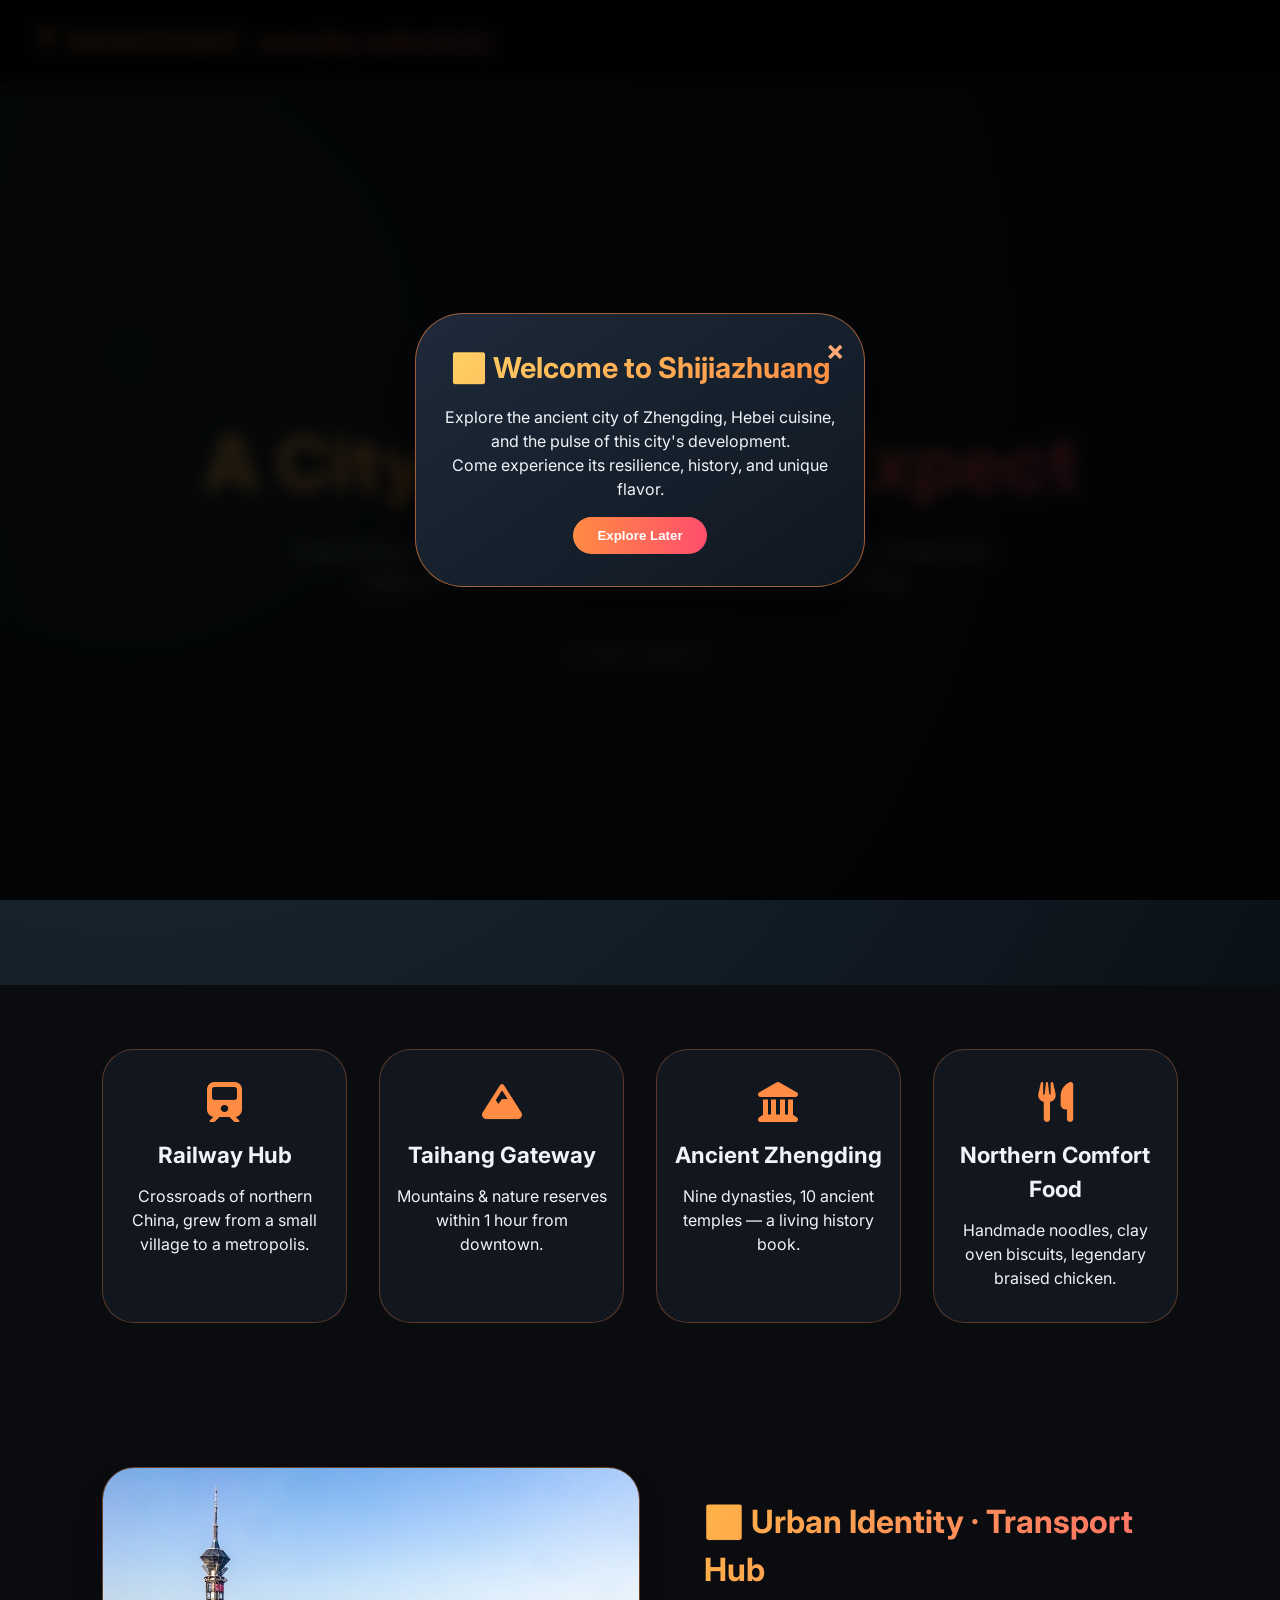
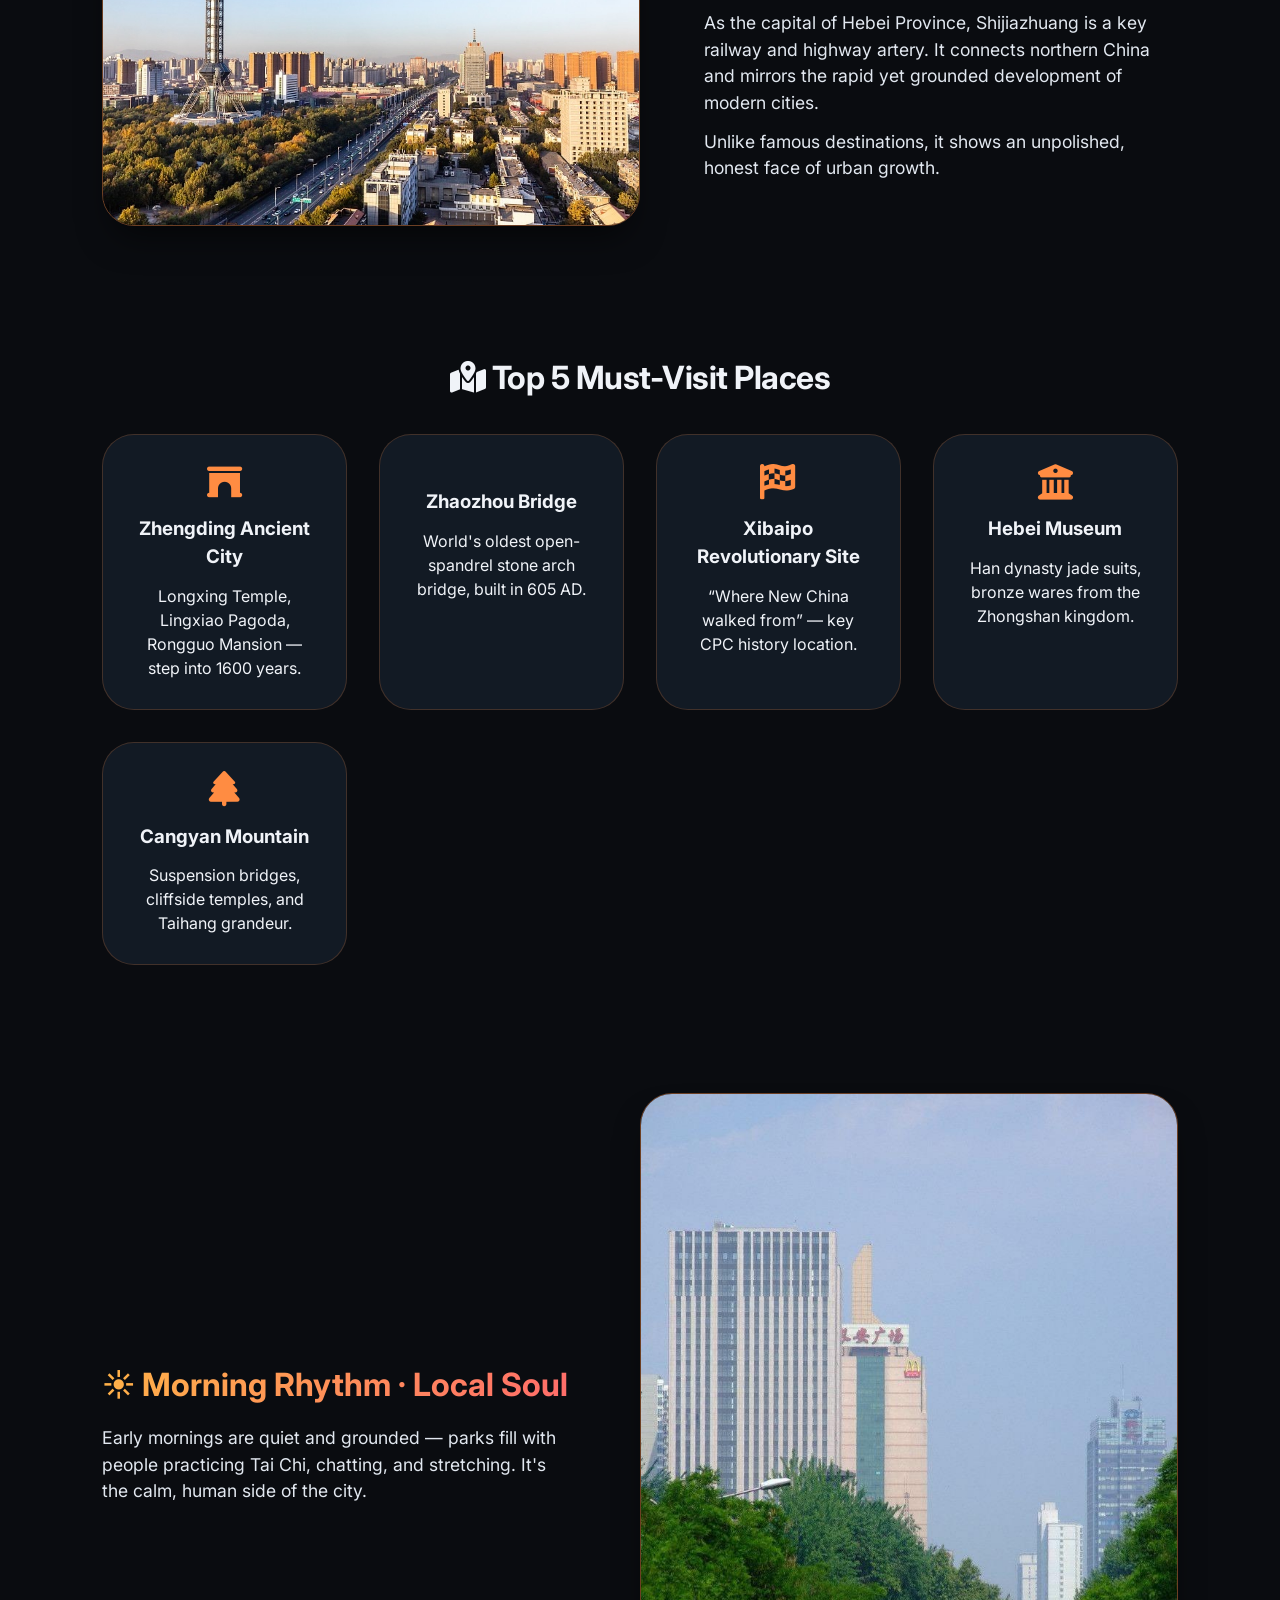
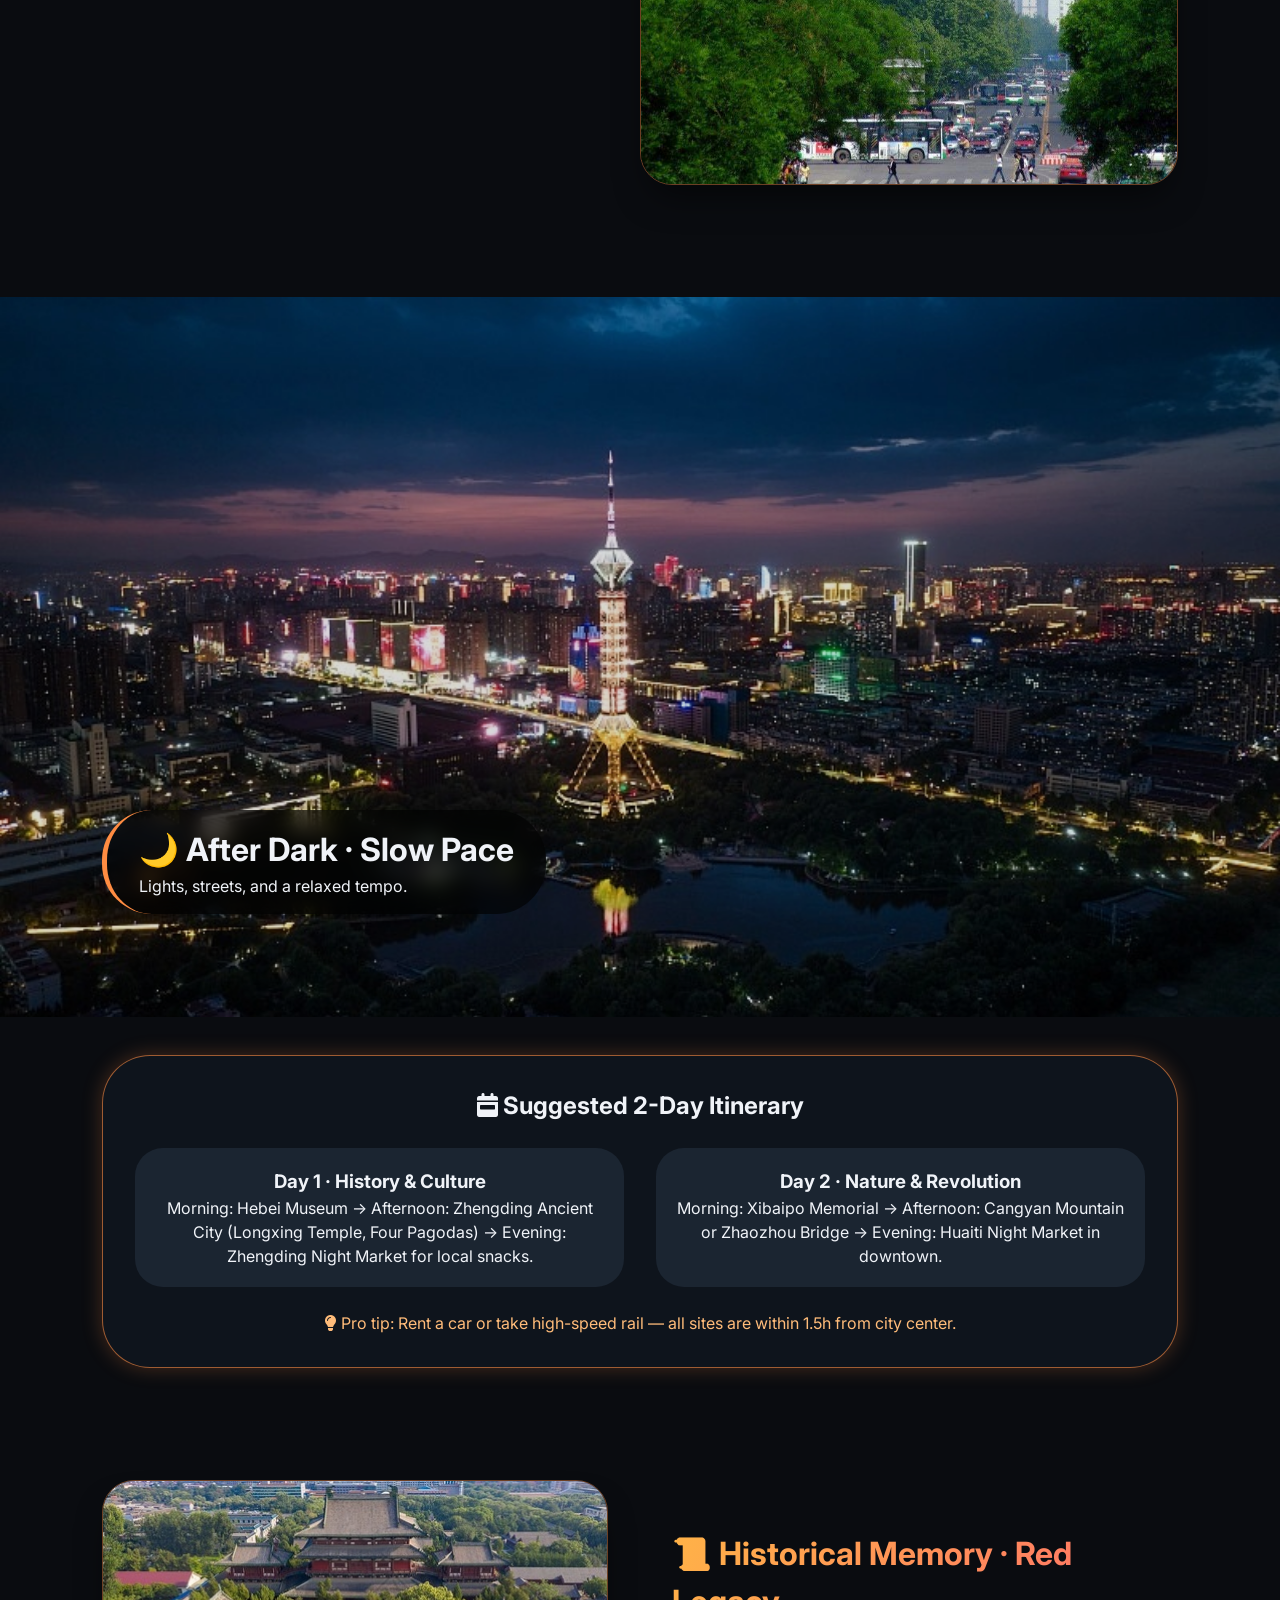
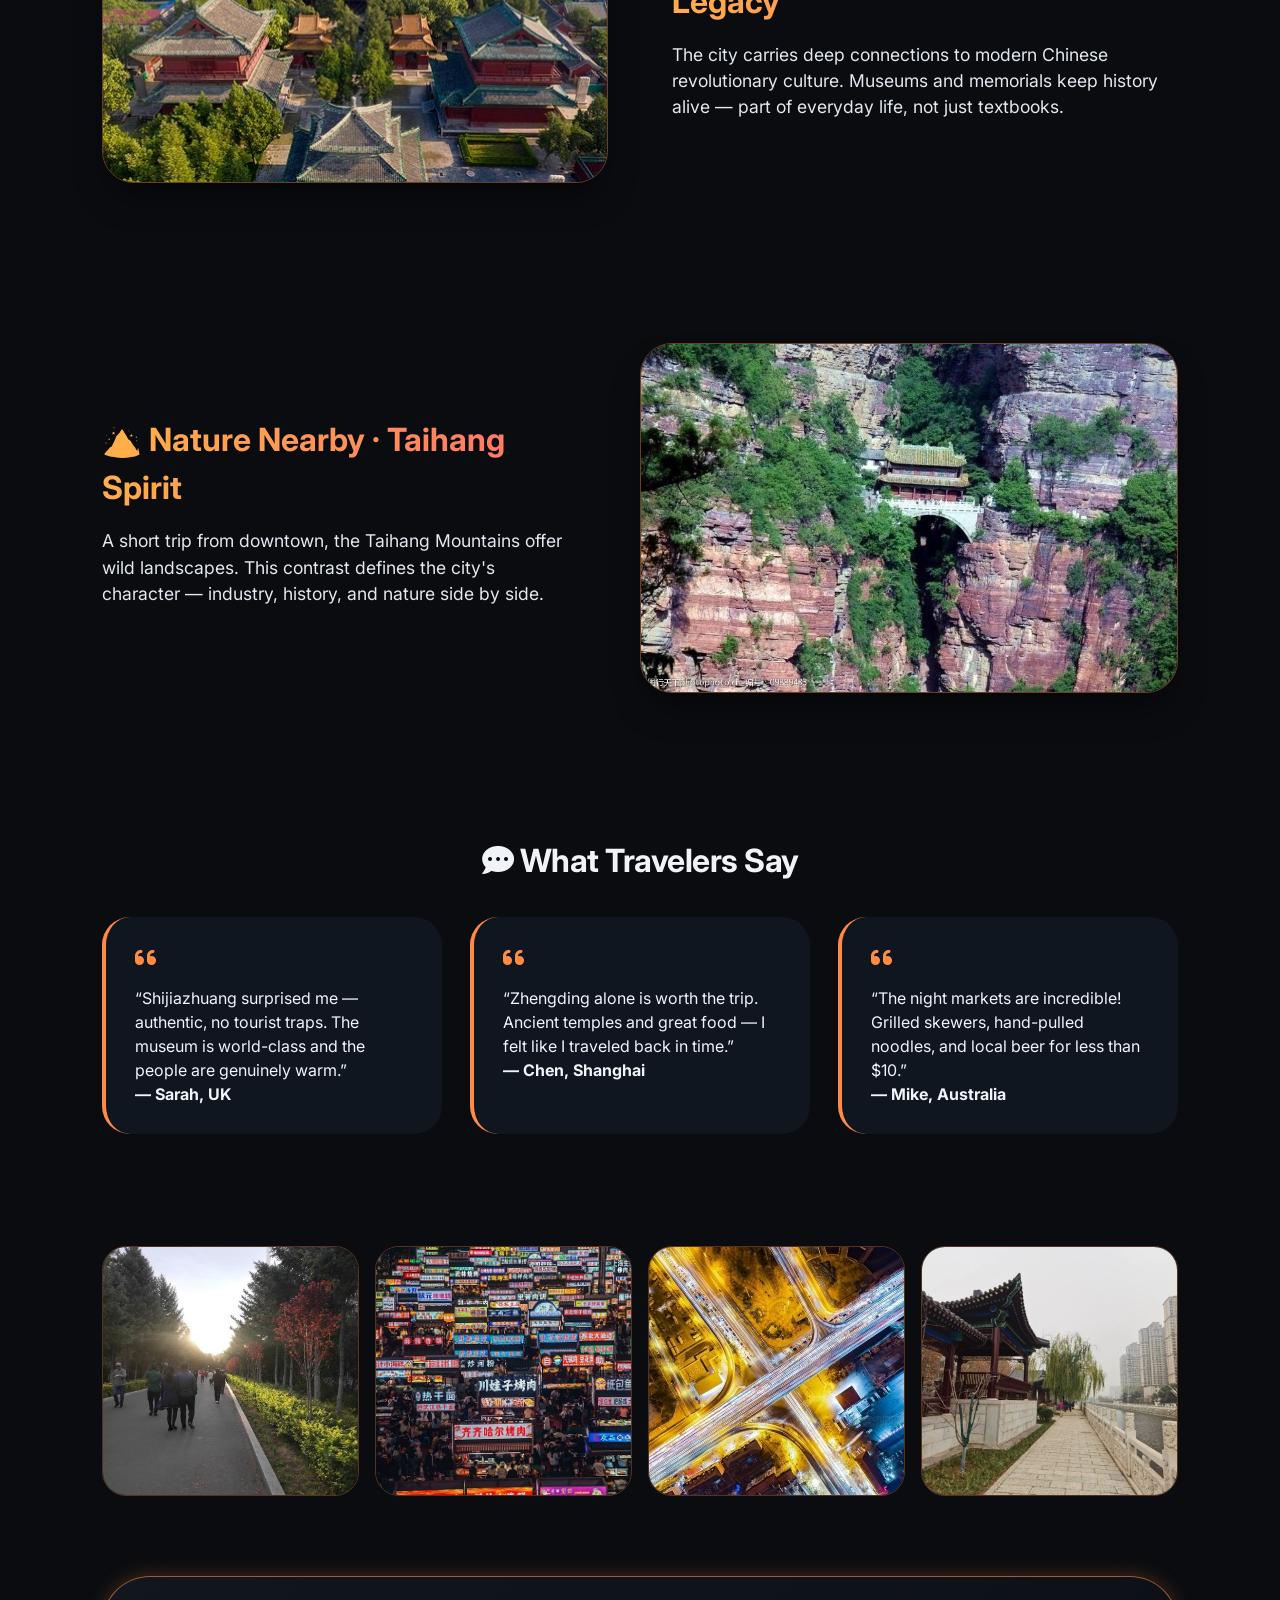
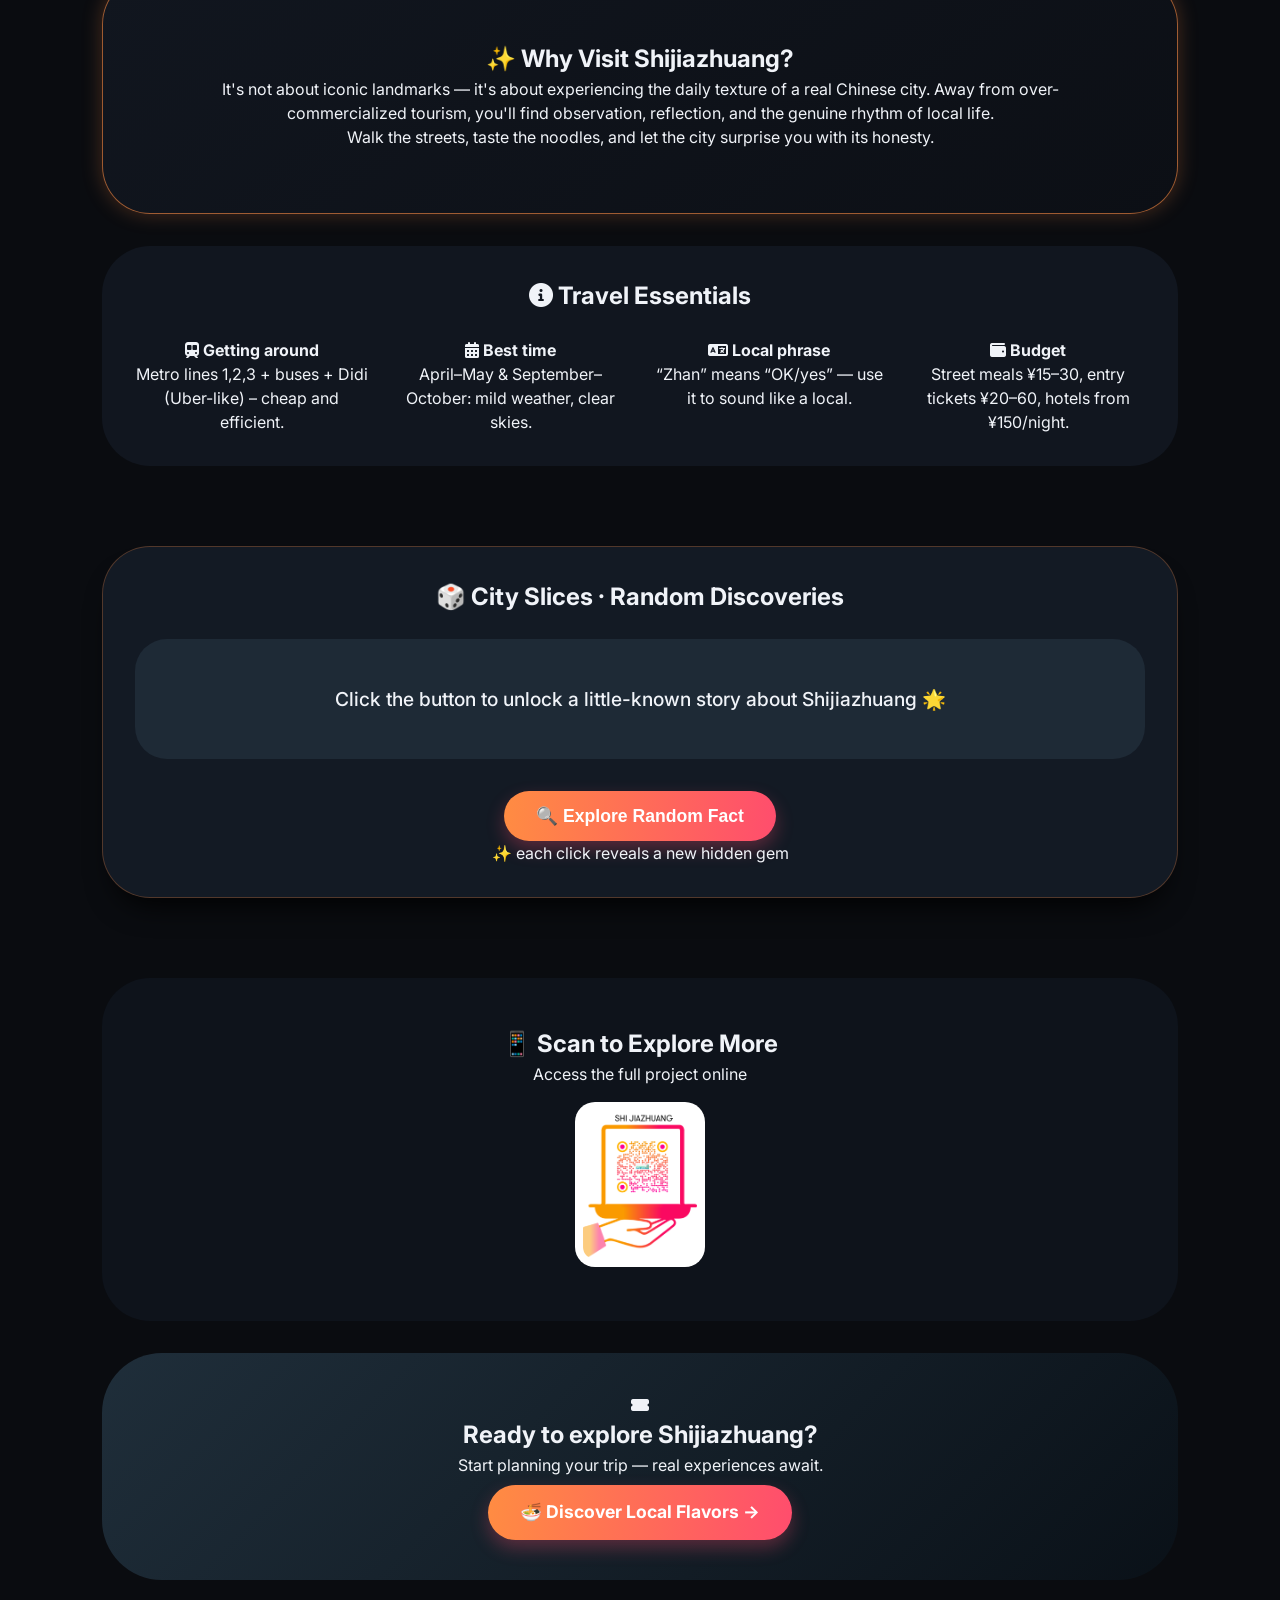
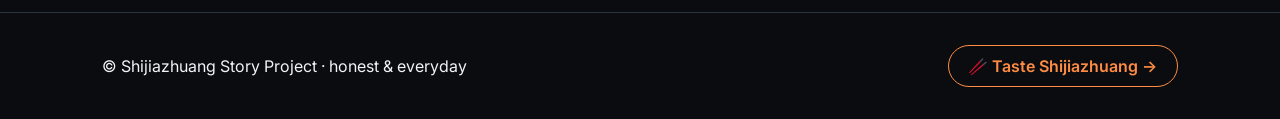
<file: index.html>
<!DOCTYPE html>
<html lang="en">
<head>
  <meta charset="UTF-8">
  <meta name="viewport" content="width=device-width, initial-scale=1.0">
  <title>Shijiazhuang · Real Urban Stories | Travel Guide</title>
  <link rel="stylesheet" href="style.css">
  <link href="https://fonts.googleapis.com/css2?family=Inter:opsz,wght@14..32,300;14..32,400;14..32,600;14..32,700;14..32,800&display=swap" rel="stylesheet">
  <link rel="stylesheet" href="https://cdnjs.cloudflare.com/ajax/libs/font-awesome/6.0.0-beta3/css/all.min.css">
<!-- Google tag (gtag.js) -->
<script async src="https://www.googletagmanager.com/gtag/js?id=G-N5JSNS0Y4F"></script>
<script>
  window.dataLayer = window.dataLayer || [];
  function gtag(){dataLayer.push(arguments);}
  gtag('js', new Date());

  gtag('config', 'G-N5JSNS0Y4F');
</script>
</head>
<body>

<header class="nav-minimal">
  <h2>📍 SHIJIAZHUANG · everyday authenticity</h2>
</header>

<!-- INTRO with vibrant gradient -->
<section class="intro gradient-bg">
  <h1>A City You Didn’t Expect</h1>
  <p>Shijiazhuang isn’t a glossy tourist magnet — and that’s exactly why it feels real.<br>Daily life, movement, and the honest rhythm of modern China.</p>
  <div class="scroll-hint">↓ scroll to explore ↓</div>
</section>

<!-- NEW: City Highlights Cards -->
<section class="stats-grid">
  <div class="stat-card">
    <i class="fas fa-train"></i>
    <h3>Railway Hub</h3>
    <p>Crossroads of northern China, grew from a small village to a metropolis.</p>
  </div>
  <div class="stat-card">
    <i class="fas fa-mountain"></i>
    <h3>Taihang Gateway</h3>
    <p>Mountains & nature reserves within 1 hour from downtown.</p>
  </div>
  <div class="stat-card">
    <i class="fas fa-landmark"></i>
    <h3>Ancient Zhengding</h3>
    <p>Nine dynasties, 10 ancient temples — a living history book.</p>
  </div>
  <div class="stat-card">
    <i class="fas fa-utensils"></i>
    <h3>Northern Comfort Food</h3>
    <p>Handmade noodles, clay oven biscuits, legendary braised chicken.</p>
  </div>
</section>

<!-- STORY 1 -->
<section class="story">
  <img src="images/city.jpg" alt="Urban landscape of Shijiazhuang">
  <div class="text">
    <h2>🌆 Urban Identity · Transport Hub</h2>
    <p>As the capital of Hebei Province, Shijiazhuang is a key railway and highway artery. It connects northern China and mirrors the rapid yet grounded development of modern cities.</p>
    <p>Unlike famous destinations, it shows an unpolished, honest face of urban growth.</p>
  </div>
</section>

<!-- NEW: Top Attractions Grid (no extra images, uses icons) -->
<section class="featured-attractions">
  <h2 class="section-title"><i class="fas fa-map-marked-alt"></i> Top 5 Must-Visit Places</h2>
  <div class="attractions-grid">
    <div class="attraction-card"><i class="fas fa-archway"></i><h3>Zhengding Ancient City</h3><p>Longxing Temple, Lingxiao Pagoda, Rongguo Mansion — step into 1600 years.</p></div>
    <div class="attraction-card"><i class="fas fa-bridge"></i><h3>Zhaozhou Bridge</h3><p>World's oldest open-spandrel stone arch bridge, built in 605 AD.</p></div>
    <div class="attraction-card"><i class="fas fa-flag-checkered"></i><h3>Xibaipo Revolutionary Site</h3><p>“Where New China walked from” — key CPC history location.</p></div>
    <div class="attraction-card"><i class="fas fa-museum"></i><h3>Hebei Museum</h3><p>Han dynasty jade suits, bronze wares from the Zhongshan kingdom.</p></div>
    <div class="attraction-card"><i class="fas fa-tree"></i><h3>Cangyan Mountain</h3><p>Suspension bridges, cliffside temples, and Taihang grandeur.</p></div>
  </div>
</section>

<!-- STORY 2 -->
<section class="story reverse">
  <img src="images/morning.jpg" alt="Morning life in park">
  <div class="text">
    <h2>☀️ Morning Rhythm · Local Soul</h2>
    <p>Early mornings are quiet and grounded — parks fill with people practicing Tai Chi, chatting, and stretching. It's the calm, human side of the city.</p>
  </div>
</section>

<!-- FULL IMAGE with overlay -->
<section class="full-image">
  <img src="images/night.jpg" alt="Night streetscape">
  <div class="overlay-text">
    <h2>🌙 After Dark · Slow Pace</h2>
    <p>Lights, streets, and a relaxed tempo.</p>
  </div>
</section>

<!-- NEW: Sample Itinerary -->
<section class="itinerary card-glow">
  <h2><i class="fas fa-calendar-week"></i> Suggested 2-Day Itinerary</h2>
  <div class="itinerary-grid">
    <div class="day"><h3>Day 1 · History & Culture</h3><p>Morning: Hebei Museum → Afternoon: Zhengding Ancient City (Longxing Temple, Four Pagodas) → Evening: Zhengding Night Market for local snacks.</p></div>
    <div class="day"><h3>Day 2 · Nature & Revolution</h3><p>Morning: Xibaipo Memorial → Afternoon: Cangyan Mountain or Zhaozhou Bridge → Evening: Huaiti Night Market in downtown.</p></div>
  </div>
  <p class="tip"><i class="fas fa-lightbulb"></i> Pro tip: Rent a car or take high-speed rail — all sites are within 1.5h from city center.</p>
</section>

<!-- STORY 3 -->
<section class="story">
  <img src="images/history.jpg" alt="Revolutionary history museum">
  <div class="text">
    <h2>📜 Historical Memory · Red Legacy</h2>
    <p>The city carries deep connections to modern Chinese revolutionary culture. Museums and memorials keep history alive — part of everyday life, not just textbooks.</p>
  </div>
</section>

<!-- STORY 4 -->
<section class="story reverse">
  <img src="images/mountain.jpg" alt="Taihang Mountains nearby">
  <div class="text">
    <h2>⛰️ Nature Nearby · Taihang Spirit</h2>
    <p>A short trip from downtown, the Taihang Mountains offer wild landscapes. This contrast defines the city's character — industry, history, and nature side by side.</p>
  </div>
</section>

<!-- NEW: Traveler Testimonials -->
<section class="testimonials">
  <h2 class="section-title"><i class="fas fa-comment-dots"></i> What Travelers Say</h2>
  <div class="testimonial-grid">
    <div class="testimonial-card"><i class="fas fa-quote-left"></i><p>“Shijiazhuang surprised me — authentic, no tourist traps. The museum is world-class and the people are genuinely warm.”</p><h4>— Sarah, UK</h4></div>
    <div class="testimonial-card"><i class="fas fa-quote-left"></i><p>“Zhengding alone is worth the trip. Ancient temples and great food — I felt like I traveled back in time.”</p><h4>— Chen, Shanghai</h4></div>
    <div class="testimonial-card"><i class="fas fa-quote-left"></i><p>“The night markets are incredible! Grilled skewers, hand-pulled noodles, and local beer for less than $10.”</p><h4>— Mike, Australia</h4></div>
  </div>
</section>

<!-- GALLERY GRID (original) -->
<section class="gallery">
  <img src="images/citylife.jpg" alt="Street life" class="gallery-img">
  <img src="images/street.jpg" alt="Local street scene" class="gallery-img">
  <img src="images/night2.jpg" alt="Evening glow" class="gallery-img">
  <img src="images/park.jpg" alt="Park greenery" class="gallery-img">
</section>

<!-- TEXT BLOCK with glow effect -->
<section class="text-block card-glow">
  <h2>✨ Why Visit Shijiazhuang?</h2>
  <p>It's not about iconic landmarks — it's about experiencing the daily texture of a real Chinese city. Away from over-commercialized tourism, you'll find observation, reflection, and the genuine rhythm of local life.</p>
  <p>Walk the streets, taste the noodles, and let the city surprise you with its honesty.</p>
</section>

<!-- NEW: Practical Info (transport, best time, language) -->
<section class="practical-info">
  <h2><i class="fas fa-info-circle"></i> Travel Essentials</h2>
  <div class="info-grid">
    <div><i class="fas fa-subway"></i> <strong>Getting around</strong><br>Metro lines 1,2,3 + buses + Didi (Uber-like) – cheap and efficient.</div>
    <div><i class="fas fa-calendar-alt"></i> <strong>Best time</strong><br>April–May & September–October: mild weather, clear skies.</div>
    <div><i class="fas fa-language"></i> <strong>Local phrase</strong><br>“Zhan” means “OK/yes” — use it to sound like a local.</div>
    <div><i class="fas fa-wallet"></i> <strong>Budget</strong><br>Street meals ¥15–30, entry tickets ¥20–60, hotels from ¥150/night.</div>
  </div>
</section>

<!-- INTERACTIVE MODULE: random city facts (existing) -->
<section class="interactive-module">
  <div class="module-inner">
    <h2>🎲 City Slices · Random Discoveries</h2>
    <div class="fact-card" id="funFactDisplay">
      <p id="funFactText">Click the button to unlock a little-known story about Shijiazhuang 🌟</p>
    </div>
    <button class="vibrant-btn" id="randomFactBtn">🔍 Explore Random Fact</button>
    <div class="interaction-hint">✨ each click reveals a new hidden gem</div>
  </div>
</section>

<!-- QR SECTION (original) -->
<section class="qr-center">
  <h2>📱 Scan to Explore More</h2>
  <p>Access the full project online</p>
  <img src="images/qr.png" alt="QR code">
</section>

<!-- NEW: Call to Action -->
<section class="cta">
  <div class="cta-inner">
    <i class="fas fa-ticket-alt"></i>
    <h2>Ready to explore Shijiazhuang?</h2>
    <p>Start planning your trip — real experiences await.</p>
    <a href="food.html" class="vibrant-btn" style="display: inline-block; text-decoration: none;">🍜 Discover Local Flavors →</a>
  </div>
</section>

<footer>
  <p>© Shijiazhuang Story Project · honest & everyday</p>
  <a href="food.html" class="footer-link">🥢 Taste Shijiazhuang →</a>
</footer>

<!-- LIGHTBOX MODAL -->
<div id="lightbox" class="lightbox">
  <span class="close-lightbox">&times;</span>
  <img class="lightbox-content" id="lightbox-img">
</div>

<script src="script.js"></script>

<div id="ShijiazhuangModal" class="Shijiazhuang-modal">
  <div class="Shijiazhuang-modal-content">
    <span class="Shijiazhuang-close">&times;</span>
    <h2>🌇 Welcome to Shijiazhuang</h2>
    <p>Explore the ancient city of Zhengding, Hebei cuisine, and the pulse of this city's development.</p>
    <p>Come experience its resilience, history, and unique flavor.</p>
    <button class="Shijiazhuang-modal-btn" id="ShijiazhuangModalCloseBtn">Explore Later</button>
  </div>
</div>
</body>
</html>
</file>
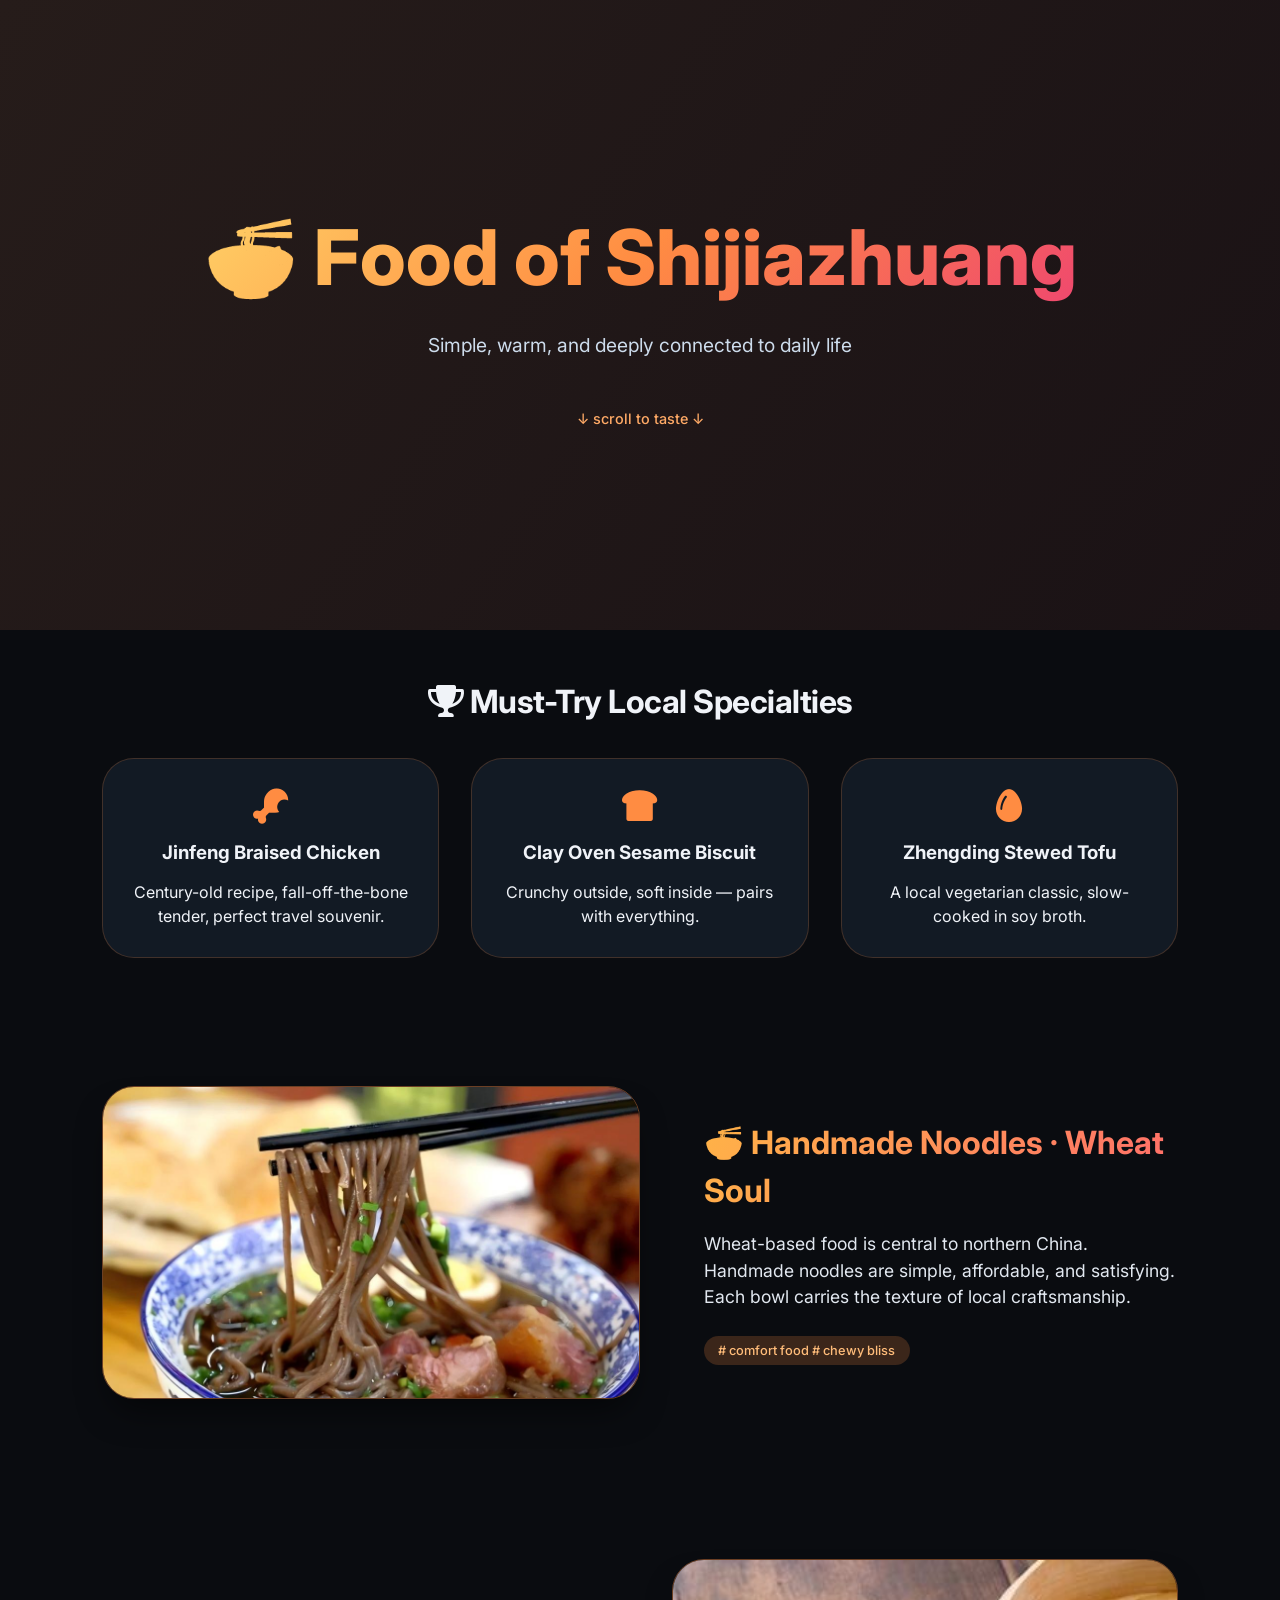
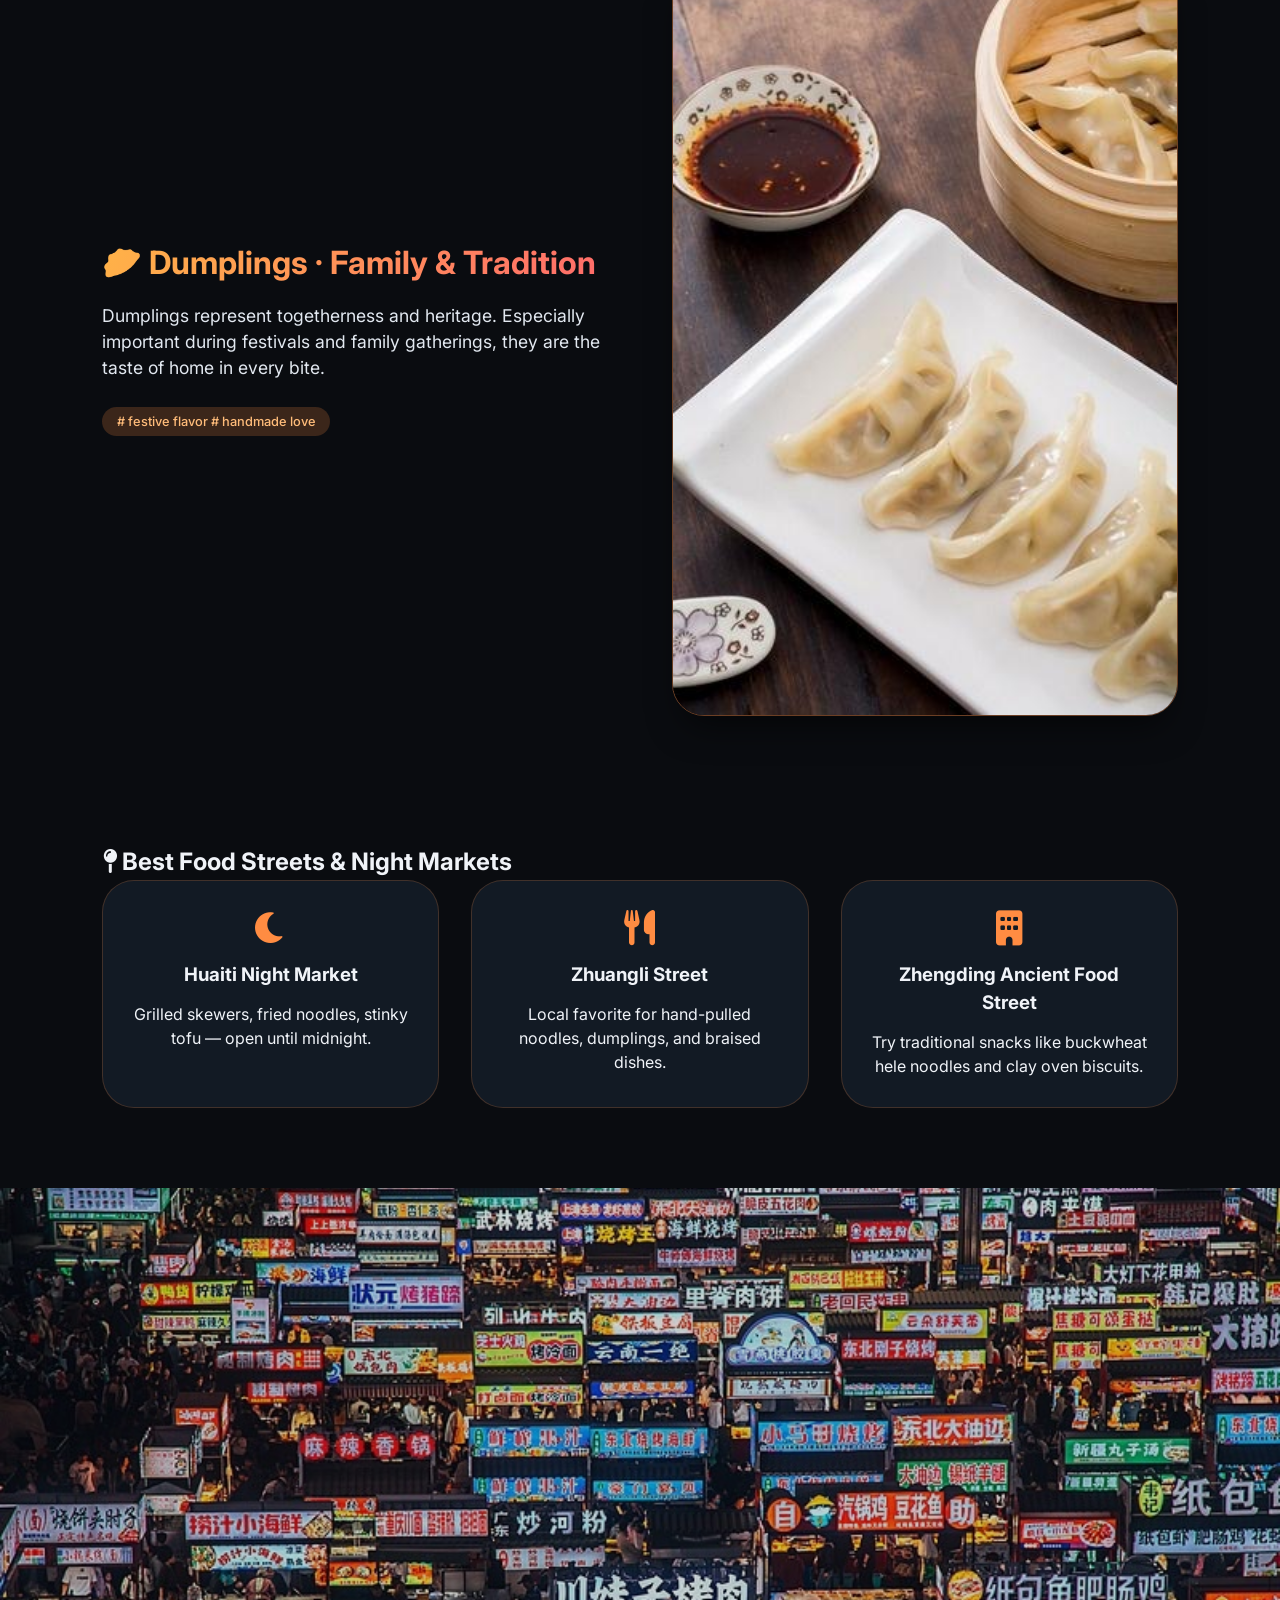
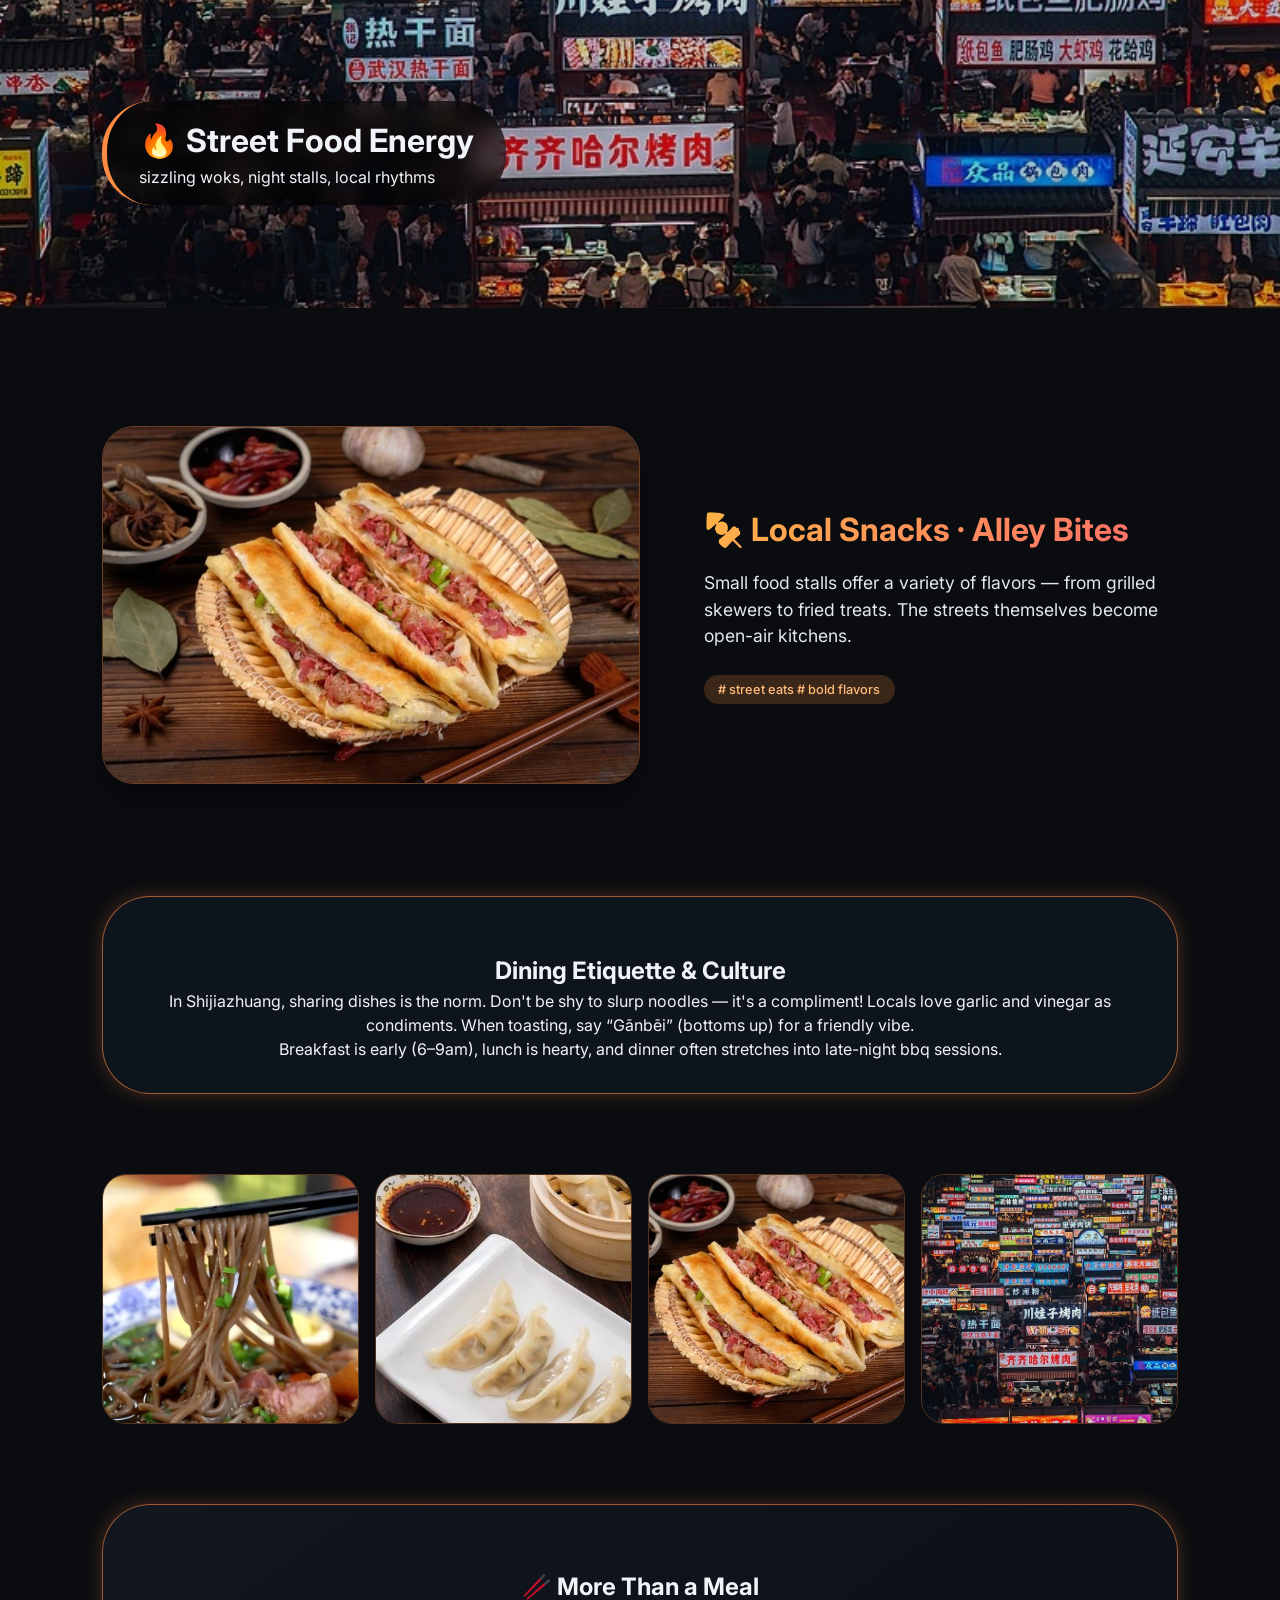
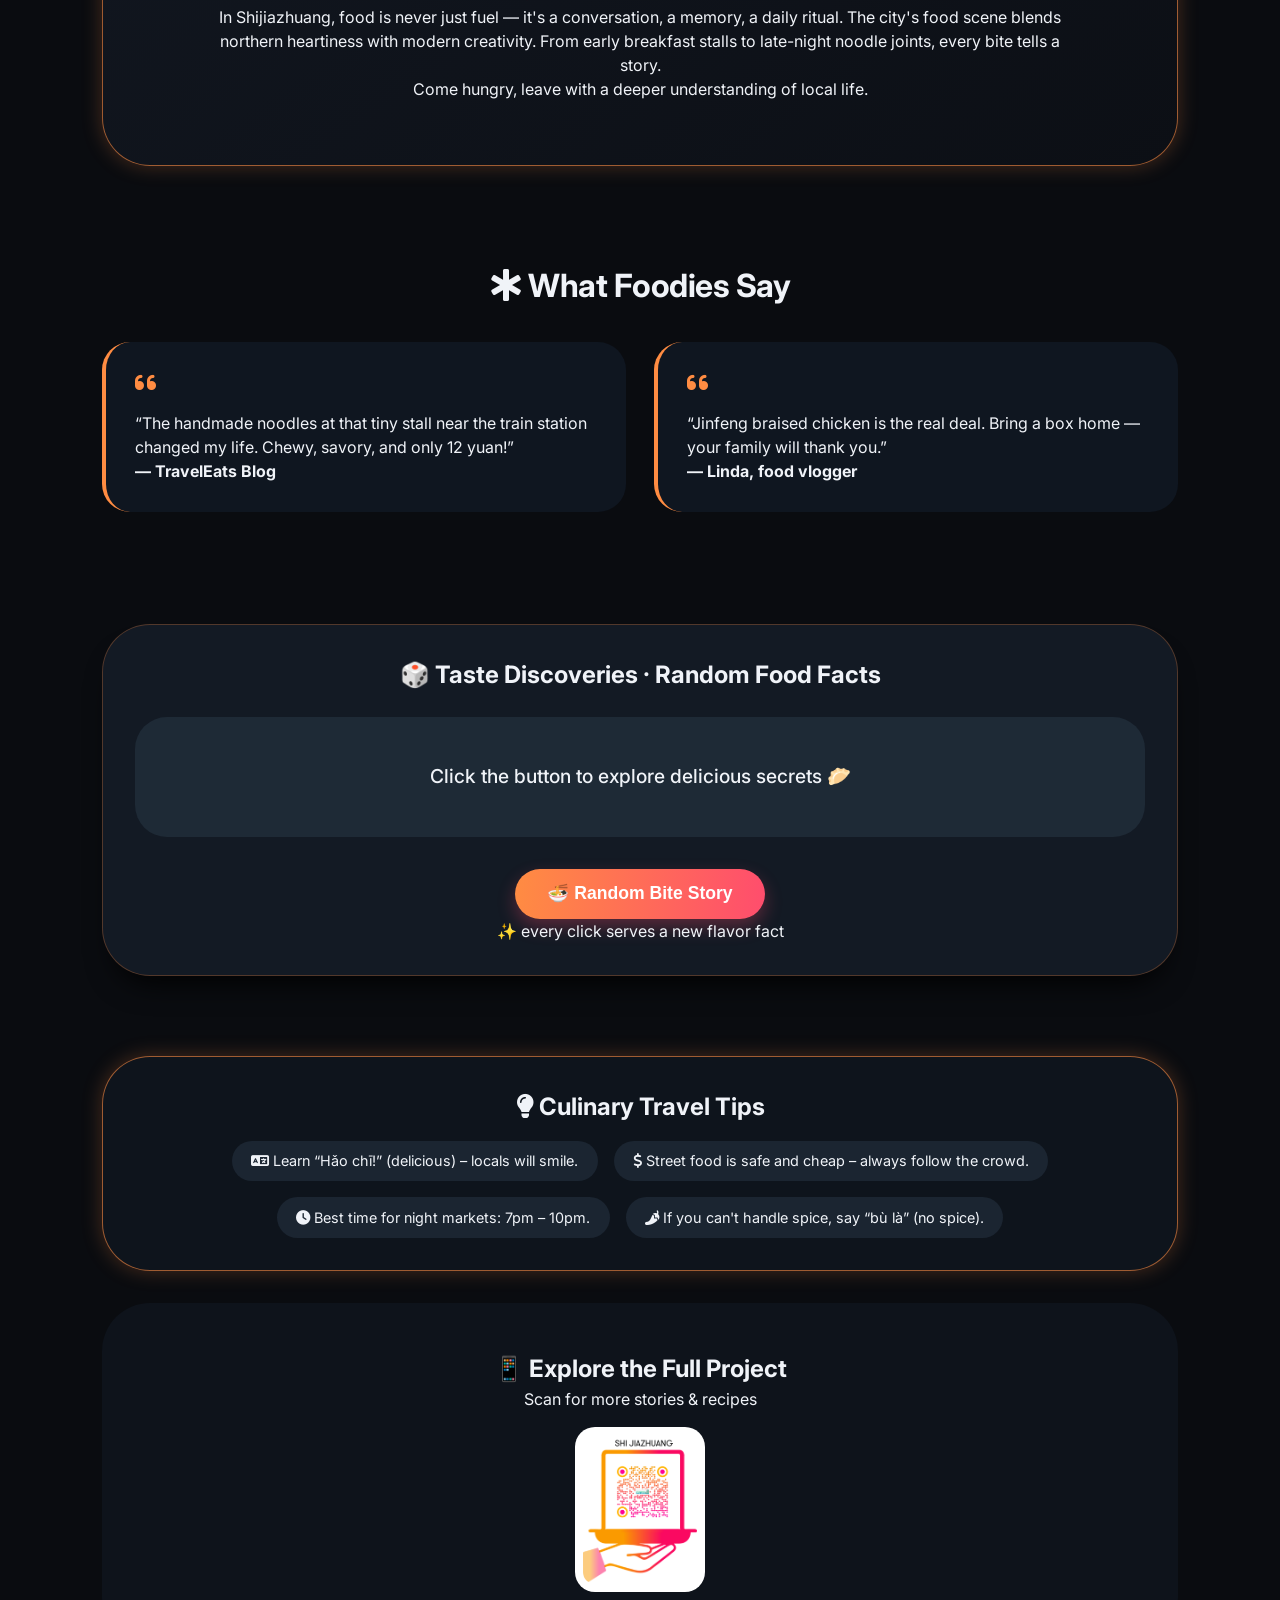
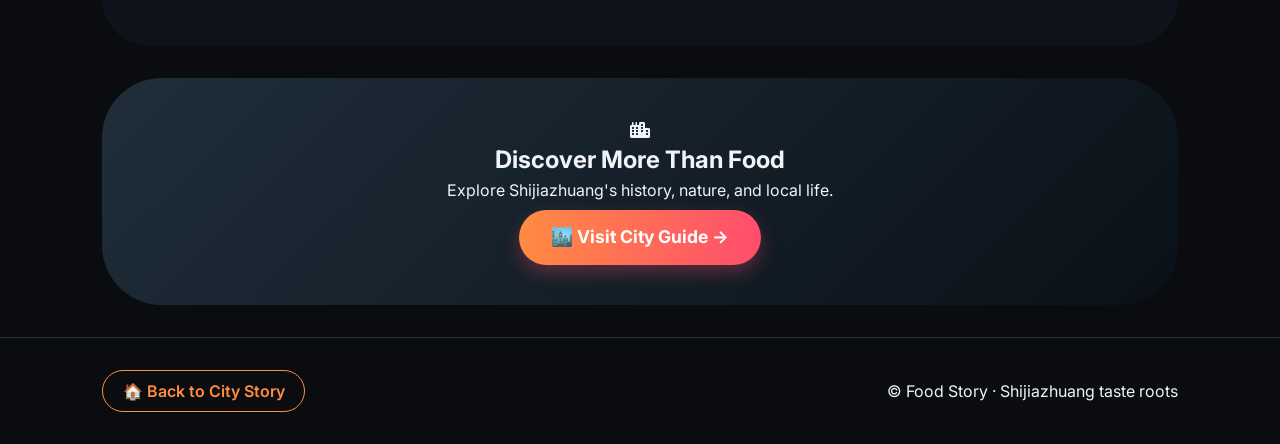
<file: food.html>
<!DOCTYPE html>
<html lang="en">
<head>
  <meta charset="UTF-8">
  <meta name="viewport" content="width=device-width, initial-scale=1.0">
  <title>Food Story · Shijiazhuang Flavors | Culinary Travel</title>
  <link rel="stylesheet" href="style.css">
  <link href="https://fonts.googleapis.com/css2?family=Inter:opsz,wght@14..32,300;400;600;700;800&display=swap" rel="stylesheet">
  <link rel="stylesheet" href="https://cdnjs.cloudflare.com/ajax/libs/font-awesome/6.0.0-beta3/css/all.min.css">
</head>
<body class="food-page">

<section class="intro small food-hero">
  <h1>🍜 Food of Shijiazhuang</h1>
  <p>Simple, warm, and deeply connected to daily life</p>
  <div class="scroll-hint">↓ scroll to taste ↓</div>
</section>

<!-- NEW: Signature Dishes Showcase -->
<section class="signature-dishes">
  <h2 class="section-title"><i class="fas fa-trophy"></i> Must-Try Local Specialties</h2>
  <div class="dishes-grid">
    <div class="dish-card"><i class="fas fa-drumstick-bite"></i><h3>Jinfeng Braised Chicken</h3><p>Century-old recipe, fall-off-the-bone tender, perfect travel souvenir.</p></div>
    <div class="dish-card"><i class="fas fa-bread-slice"></i><h3>Clay Oven Sesame Biscuit</h3><p>Crunchy outside, soft inside — pairs with everything.</p></div>
    <div class="dish-card"><i class="fas fa-egg"></i><h3>Zhengding Stewed Tofu</h3><p>A local vegetarian classic, slow-cooked in soy broth.</p></div>
  </div>
</section>

<section class="story">
  <img src="images/noodle.jpg" alt="Handmade noodles">
  <div class="text">
    <h2>🍜 Handmade Noodles · Wheat Soul</h2>
    <p>Wheat-based food is central to northern China. Handmade noodles are simple, affordable, and satisfying. Each bowl carries the texture of local craftsmanship.</p>
    <div class="food-tag"># comfort food # chewy bliss</div>
  </div>
</section>

<section class="story reverse">
  <img src="images/dumpling.jpg" alt="Dumplings">
  <div class="text">
    <h2>🥟 Dumplings · Family & Tradition</h2>
    <p>Dumplings represent togetherness and heritage. Especially important during festivals and family gatherings, they are the taste of home in every bite.</p>
    <div class="food-tag"># festive flavor # handmade love</div>
  </div>
</section>

<!-- NEW: Food Neighborhood Guide -->
<section class="food-neighborhoods">
  <h2><i class="fas fa-map-pin"></i> Best Food Streets & Night Markets</h2>
  <div class="neighborhood-grid">
    <div class="neighborhood-card"><i class="fas fa-moon"></i><h3>Huaiti Night Market</h3><p>Grilled skewers, fried noodles, stinky tofu — open until midnight.</p></div>
    <div class="neighborhood-card"><i class="fas fa-utensils"></i><h3>Zhuangli Street</h3><p>Local favorite for hand-pulled noodles, dumplings, and braised dishes.</p></div>
    <div class="neighborhood-card"><i class="fas fa-building"></i><h3>Zhengding Ancient Food Street</h3><p>Try traditional snacks like buckwheat hele noodles and clay oven biscuits.</p></div>
  </div>
</section>

<section class="full-image">
  <img src="images/street.jpg" alt="Street food scene">
  <div class="overlay-text">
    <h2>🔥 Street Food Energy</h2>
    <p>sizzling woks, night stalls, local rhythms</p>
  </div>
</section>

<section class="story">
  <img src="images/snack.jpg" alt="Local snacks">
  <div class="text">
    <h2>🍢 Local Snacks · Alley Bites</h2>
    <p>Small food stalls offer a variety of flavors — from grilled skewers to fried treats. The streets themselves become open-air kitchens.</p>
    <div class="food-tag"># street eats # bold flavors</div>
  </div>
</section>

<!-- NEW: Food Culture & Dining Tips -->
<section class="food-culture card-glow">
  <div class="culture-content">
    <i class="fas fa-chopsticks"></i>
    <h2>Dining Etiquette & Culture</h2>
    <p>In Shijiazhuang, sharing dishes is the norm. Don't be shy to slurp noodles — it's a compliment! Locals love garlic and vinegar as condiments. When toasting, say “Gānbēi” (bottoms up) for a friendly vibe.</p>
    <p>Breakfast is early (6–9am), lunch is hearty, and dinner often stretches into late-night bbq sessions.</p>
  </div>
</section>

<section class="gallery food-gallery">
  <img src="images/noodle.jpg" alt="Noodle closeup" class="gallery-img">
  <img src="images/dumpling.jpg" alt="Dumpling steamer" class="gallery-img">
  <img src="images/snack.jpg" alt="Snack stall" class="gallery-img">
  <img src="images/street.jpg" alt="Night market" class="gallery-img">
</section>

<section class="text-block card-glow food-card">
  <h2>🥢 More Than a Meal</h2>
  <p>In Shijiazhuang, food is never just fuel — it's a conversation, a memory, a daily ritual. The city's food scene blends northern heartiness with modern creativity. From early breakfast stalls to late-night noodle joints, every bite tells a story.</p>
  <p>Come hungry, leave with a deeper understanding of local life.</p>
</section>

<!-- NEW: Foodie Testimonials -->
<section class="testimonials food-testimonials">
  <h2 class="section-title"><i class="fas fa-star-of-life"></i> What Foodies Say</h2>
  <div class="testimonial-grid">
    <div class="testimonial-card"><i class="fas fa-quote-left"></i><p>“The handmade noodles at that tiny stall near the train station changed my life. Chewy, savory, and only 12 yuan!”</p><h4>— TravelEats Blog</h4></div>
    <div class="testimonial-card"><i class="fas fa-quote-left"></i><p>“Jinfeng braised chicken is the real deal. Bring a box home — your family will thank you.”</p><h4>— Linda, food vlogger</h4></div>
  </div>
</section>

<!-- INTERACTIVE MODULE (existing) -->
<section class="interactive-module">
  <div class="module-inner">
    <h2>🎲 Taste Discoveries · Random Food Facts</h2>
    <div class="fact-card" id="foodFactDisplay">
      <p id="funFactText">Click the button to explore delicious secrets 🥟</p>
    </div>
    <button class="vibrant-btn" id="randomFoodFactBtn">🍜 Random Bite Story</button>
    <div class="interaction-hint">✨ every click serves a new flavor fact</div>
  </div>
</section>

<!-- NEW: Food Travel Tips -->
<section class="food-tips card-glow">
  <h2><i class="fas fa-lightbulb"></i> Culinary Travel Tips</h2>
  <div class="tips-list">
    <div><i class="fas fa-language"></i> Learn “Hǎo chī!” (delicious) – locals will smile.</div>
    <div><i class="fas fa-dollar-sign"></i> Street food is safe and cheap – always follow the crowd.</div>
    <div><i class="fas fa-clock"></i> Best time for night markets: 7pm – 10pm.</div>
    <div><i class="fas fa-pepper-hot"></i> If you can't handle spice, say “bù là” (no spice).</div>
  </div>
</section>

<section class="qr-center">
  <h2>📱 Explore the Full Project</h2>
  <p>Scan for more stories & recipes</p>
  <img src="images/qr.png" alt="QR code">
</section>

<!-- NEW: Call to Action to City Page -->
<section class="cta food-cta">
  <div class="cta-inner">
    <i class="fas fa-city"></i>
    <h2>Discover More Than Food</h2>
    <p>Explore Shijiazhuang's history, nature, and local life.</p>
    <a href="index.html" class="vibrant-btn" style="display: inline-block; text-decoration: none;">🏙️ Visit City Guide →</a>
  </div>
</section>

<footer>
  <a href="index.html" class="footer-link">🏠 Back to City Story</a>
  <p>© Food Story · Shijiazhuang taste roots</p>
</footer>

<div id="lightbox" class="lightbox">
  <span class="close-lightbox">&times;</span>
  <img class="lightbox-content" id="lightbox-img">
</div>

<script src="script.js"></script>
</body>
</html>
</file>
<file: style.css>
/* style.css - vibrant palette, rich interactions, responsive design */
* {
  margin: 0;
  padding: 0;
  box-sizing: border-box;
}

body {
  font-family: 'Inter', sans-serif;
  background: #0a0c10;
  color: #f0f3f8;
  line-height: 1.5;
  scroll-behavior: smooth;
}

/* ========== TYPOGRAPHY & GRADIENTS ========== */
.gradient-bg {
  background: radial-gradient(circle at 10% 30%, #1f2e3a, #0a1118);
  position: relative;
}

.food-hero {
  background: linear-gradient(125deg, #261c1a, #1a1215);
}

.intro {
  min-height: 100vh;
  display: flex;
  flex-direction: column;
  justify-content: center;
  align-items: center;
  text-align: center;
  padding: 2rem;
}

.intro.small {
  min-height: 70vh;
}

.intro h1 {
  font-size: clamp(2.5rem, 8vw, 4.8rem);
  font-weight: 800;
  background: linear-gradient(135deg, #FFD166, #FF8C42, #EF476F);
  background-clip: text;
  -webkit-background-clip: text;
  color: transparent;
  margin-bottom: 1rem;
}

.intro p {
  font-size: 1.2rem;
  max-width: 700px;
  color: #cddcec;
}

.scroll-hint {
  margin-top: 3rem;
  font-size: 0.9rem;
  animation: bounce 2s infinite;
  color: #ffaa66;
  font-weight: 500;
}

@keyframes bounce {
  0%, 100% { transform: translateY(0); }
  50% { transform: translateY(8px); }
}

/* ========== NAVIGATION ========== */
.nav-minimal {
  padding: 1.5rem 2rem;
  background: rgba(10, 12, 16, 0.85);
  backdrop-filter: blur(12px);
  position: sticky;
  top: 0;
  z-index: 100;
  border-bottom: 1px solid rgba(255, 126, 94, 0.4);
}

.nav-minimal h2 {
  font-weight: 600;
  letter-spacing: -0.3px;
  background: linear-gradient(120deg, #ffb347, #ff6b6b);
  background-clip: text;
  -webkit-background-clip: text;
  color: transparent;
  display: inline-block;
}

/* ========== STATS & CARDS ========== */
.stats-grid {
  display: grid;
  grid-template-columns: repeat(auto-fit, minmax(220px, 1fr));
  gap: 2rem;
  padding: 4rem 8%;
}

.stat-card {
  background: #11161f;
  border-radius: 32px;
  padding: 2rem 1rem;
  text-align: center;
  border: 1px solid rgba(255,140,66,0.3);
  transition: all 0.3s;
}

.stat-card i {
  font-size: 2.5rem;
  color: #FF8C42;
  margin-bottom: 1rem;
}

.stat-card h3 {
  font-size: 1.4rem;
  margin-bottom: 0.8rem;
}

.stat-card:hover {
  transform: translateY(-6px);
  border-color: #FF8C42;
  box-shadow: 0 12px 25px rgba(0,0,0,0.3);
}

/* ========== STORY SECTIONS ========== */
.story {
  display: flex;
  align-items: center;
  padding: 5rem 8%;
  gap: 4rem;
}

.story img {
  width: 50%;
  border-radius: 32px;
  box-shadow: 0 20px 35px -12px rgba(0,0,0,0.6);
  transition: transform 0.4s ease, box-shadow 0.3s;
  border: 1px solid rgba(255,140,66,0.4);
  cursor: pointer;
}

.story img:hover {
  transform: scale(1.02);
  box-shadow: 0 25px 40px -12px #ff8c42aa;
}

.story .text {
  width: 50%;
}

.story h2 {
  font-size: 2rem;
  margin-bottom: 1rem;
  font-weight: 700;
  background: linear-gradient(120deg, #FFB347, #FF6B6B);
  background-clip: text;
  -webkit-background-clip: text;
  color: transparent;
}

.story p {
  font-size: 1.1rem;
  color: #e2e8f0;
  margin-bottom: 0.8rem;
}

.reverse {
  flex-direction: row-reverse;
}

.food-tag {
  margin-top: 0.8rem;
  display: inline-block;
  background: rgba(255, 140, 66, 0.2);
  padding: 0.3rem 0.9rem;
  border-radius: 40px;
  font-size: 0.8rem;
  font-weight: 500;
  color: #ffbc7a;
}

/* ========== ATTRACTIONS & DISHES GRID ========== */
.featured-attractions, .signature-dishes, .food-neighborhoods {
  padding: 3rem 8%;
}

.section-title {
  text-align: center;
  font-size: 2rem;
  margin-bottom: 2rem;
  letter-spacing: -0.5px;
}

.attractions-grid, .dishes-grid, .neighborhood-grid {
  display: grid;
  grid-template-columns: repeat(auto-fit, minmax(240px, 1fr));
  gap: 2rem;
}

.attraction-card, .dish-card, .neighborhood-card {
  background: #121a24;
  border-radius: 32px;
  padding: 1.8rem;
  text-align: center;
  transition: all 0.3s;
  border: 1px solid rgba(255,140,66,0.2);
}

.attraction-card i, .dish-card i, .neighborhood-card i {
  font-size: 2.2rem;
  color: #FF8C42;
  margin-bottom: 1rem;
}

.attraction-card h3, .dish-card h3, .neighborhood-card h3 {
  margin-bottom: 0.8rem;
}

/* ========== ITINERARY ========== */
.itinerary {
  margin: 2rem 8%;
  padding: 2rem;
  background: #0e141c;
  border-radius: 48px;
  text-align: center;
}

.itinerary-grid {
  display: flex;
  gap: 2rem;
  flex-wrap: wrap;
  justify-content: center;
  margin: 1.5rem 0;
}

.day {
  background: #1b2531;
  padding: 1.2rem;
  border-radius: 28px;
  flex: 1;
  min-width: 240px;
}

.tip {
  margin-top: 1rem;
  color: #ffbc7a;
}

/* ========== TESTIMONIALS ========== */
.testimonials {
  padding: 4rem 8%;
}

.testimonial-grid {
  display: grid;
  grid-template-columns: repeat(auto-fit, minmax(260px, 1fr));
  gap: 1.8rem;
}

.testimonial-card {
  background: #0f1620;
  padding: 1.8rem;
  border-radius: 28px;
  border-left: 4px solid #FF8C42;
}

.testimonial-card i {
  color: #FF8C42;
  font-size: 1.5rem;
  margin-bottom: 1rem;
}

/* ========== PRACTICAL INFO ========== */
.practical-info {
  margin: 2rem 8%;
  padding: 2rem;
  background: #11161f;
  border-radius: 48px;
  text-align: center;
}

.info-grid {
  display: grid;
  grid-template-columns: repeat(auto-fit, minmax(200px, 1fr));
  gap: 1.5rem;
  margin-top: 1.5rem;
}

/* ========== FULL IMAGE SECTION ========== */
.full-image {
  position: relative;
  margin: 2rem 0;
}

.full-image img {
  width: 100%;
  max-height: 80vh;
  object-fit: cover;
  filter: brightness(0.85);
}

.overlay-text {
  position: absolute;
  bottom: 15%;
  left: 8%;
  background: rgba(0,0,0,0.6);
  backdrop-filter: blur(10px);
  padding: 1rem 2rem;
  border-radius: 50px;
  border-left: 5px solid #FF8C42;
}

.overlay-text h2 {
  font-size: 2rem;
  font-weight: 700;
}

/* ========== GALLERY GRID ========== */
.gallery {
  display: grid;
  grid-template-columns: repeat(4, 1fr);
  gap: 1rem;
  padding: 3rem 8%;
}

.gallery img {
  width: 100%;
  height: 250px;
  object-fit: cover;
  border-radius: 24px;
  transition: all 0.3s ease;
  border: 1px solid rgba(255,140,66,0.3);
  cursor: pointer;
}

.gallery img:hover {
  transform: scale(0.98);
  filter: brightness(1.08);
  border-color: #ff9f4a;
  box-shadow: 0 10px 20px rgba(0,0,0,0.4);
}

/* ========== TEXT BLOCK ========== */
.text-block {
  padding: 4rem 8%;
  text-align: center;
  background: linear-gradient(145deg, #11161f, #0c0f15);
  margin: 2rem 8%;
  border-radius: 48px;
  box-shadow: 0 15px 30px -10px black;
}

.card-glow {
  border: 1px solid rgba(255, 140, 66, 0.6);
  box-shadow: 0 0 20px rgba(255, 140, 66, 0.25);
}

/* ========== FOOD CULTURE ========== */
.food-culture, .food-tips {
  margin: 2rem 8%;
  padding: 2rem;
  background: #0e141c;
  border-radius: 48px;
  text-align: center;
}

.tips-list {
  display: flex;
  flex-wrap: wrap;
  justify-content: center;
  gap: 1rem;
  margin-top: 1rem;
}

.tips-list div {
  background: #1b2531;
  padding: 0.6rem 1.2rem;
  border-radius: 40px;
  font-size: 0.9rem;
}

/* ========== INTERACTIVE MODULE ========== */
.interactive-module {
  padding: 3rem 8%;
  text-align: center;
}

.module-inner {
  background: #131a24;
  border-radius: 48px;
  padding: 2rem;
  box-shadow: 0 20px 30px -15px black;
  border: 1px solid #ff8c4244;
}

.fact-card {
  background: #1e2a36;
  padding: 1.8rem;
  border-radius: 32px;
  margin: 1.5rem 0;
  font-size: 1.2rem;
  font-weight: 500;
  transition: all 0.2s;
  min-height: 120px;
  display: flex;
  align-items: center;
  justify-content: center;
}

.vibrant-btn {
  background: linear-gradient(95deg, #FF8C42, #FF4D6D);
  border: none;
  color: white;
  font-weight: bold;
  font-size: 1.1rem;
  padding: 0.9rem 2rem;
  border-radius: 60px;
  cursor: pointer;
  transition: transform 0.2s, box-shadow 0.2s;
  box-shadow: 0 8px 18px rgba(255, 77, 109, 0.3);
  margin-top: 0.5rem;
}

.vibrant-btn:hover {
  transform: translateY(-3px);
  box-shadow: 0 15px 25px rgba(255, 77, 109, 0.5);
}

/* ========== QR & CTA ========== */
.qr-center {
  text-align: center;
  padding: 3rem;
  background: #0e131b;
  margin: 2rem 8%;
  border-radius: 48px;
}

.qr-center img {
  width: 130px;
  margin-top: 1rem;
  border-radius: 20px;
  background: white;
  padding: 8px;
}

.cta {
  text-align: center;
  margin: 2rem 8%;
}

.cta-inner {
  background: linear-gradient(135deg, #1f2e3a, #0a1118);
  padding: 2.5rem;
  border-radius: 60px;
}

/* ========== FOOTER ========== */
footer {
  text-align: center;
  padding: 2rem;
  border-top: 1px solid #2a3340;
  margin-top: 2rem;
  display: flex;
  justify-content: space-between;
  align-items: center;
  flex-wrap: wrap;
  gap: 1rem;
  padding: 2rem 8%;
}

.footer-link {
  color: #FF8C42;
  text-decoration: none;
  font-weight: 600;
  border: 1px solid #FF8C42;
  padding: 0.5rem 1.2rem;
  border-radius: 40px;
  transition: 0.2s;
}

.footer-link:hover {
  background: #FF8C42;
  color: #0a0c10;
}

/* ========== LIGHTBOX MODAL ========== */
.lightbox {
  display: none;
  position: fixed;
  z-index: 1000;
  left: 0;
  top: 0;
  width: 100%;
  height: 100%;
  background-color: rgba(0,0,0,0.92);
  backdrop-filter: blur(8px);
  justify-content: center;
  align-items: center;
  cursor: pointer;
}

.lightbox-content {
  max-width: 85%;
  max-height: 85%;
  border-radius: 28px;
  box-shadow: 0 0 40px rgba(255,140,66,0.5);
  animation: fadeIn 0.3s;
}

.close-lightbox {
  position: absolute;
  top: 25px;
  right: 35px;
  color: #fff;
  font-size: 40px;
  font-weight: bold;
  transition: 0.3s;
  cursor: pointer;
}

.close-lightbox:hover {
  color: #FF8C42;
}

@keyframes fadeIn {
  from { opacity: 0; transform: scale(0.95);}
  to { opacity: 1; transform: scale(1);}
}

/* ========== SCROLL ANIMATIONS ========== */
.hidden {
  opacity: 0;
  transform: translateY(45px);
  transition: opacity 0.7s cubic-bezier(0.2, 0.9, 0.4, 1.1), transform 0.7s ease;
}

.show {
  opacity: 1;
  transform: translateY(0);
}

/* ========== RESPONSIVE ========== */
@media (max-width: 768px) {
  .story {
    flex-direction: column;
    padding: 3rem 5%;
    gap: 2rem;
  }
  .story img, .story .text {
    width: 100%;
  }
  .gallery {
    grid-template-columns: repeat(2, 1fr);
    gap: 0.8rem;
  }
  .overlay-text {
    bottom: 8%;
    left: 5%;
    padding: 0.5rem 1.2rem;
  }
  .overlay-text h2 {
    font-size: 1.4rem;
  }
  footer {
    flex-direction: column-reverse;
  }
  .fact-card {
    font-size: 1rem;
    padding: 1.2rem;
  }
  .itinerary-grid {
    flex-direction: column;
  }
}

/* ========== Shijiazhuang Popup Modal ========== */
.Shijiazhuang-modal {
  display: none;
  position: fixed;
  z-index: 2000;
  left: 0;
  top: 0;
  width: 100%;
  height: 100%;
  background-color: rgba(0, 0, 0, 0.85);
  backdrop-filter: blur(8px);
  justify-content: center;
  align-items: center;
  font-family: 'Inter', sans-serif;
}

.Shijiazhuang-modal-content {
  background: linear-gradient(145deg, #1e2a3a, #0f1720);
  max-width: 450px;
  width: 85%;
  padding: 2rem 1.8rem;
  border-radius: 48px;
  text-align: center;
  border: 1px solid rgba(255, 140, 66, 0.6);
  box-shadow: 0 20px 40px rgba(0,0,0,0.5);
  animation: fadeInUp 0.4s ease;
  position: relative;
}

.Shijiazhuang-close {
  position: absolute;
  top: 15px;
  right: 20px;
  font-size: 28px;
  font-weight: bold;
  cursor: pointer;
  color: #ffaa77;
  transition: 0.2s;
}

.Shijiazhuang-close:hover {
  color: #FF4D6D;
  transform: scale(1.1);
}

.Shijiazhuang-modal-content h2 {
  font-size: 1.8rem;
  margin-bottom: 1rem;
  background: linear-gradient(135deg, #FFD166, #FF8C42);
  background-clip: text;
  -webkit-background-clip: text;
  color: transparent;
}

.Shijiazhuang-modal-btn {
  background: linear-gradient(95deg, #FF8C42, #FF4D6D);
  border: none;
  color: white;
  font-weight: bold;
  padding: 0.7rem 1.5rem;
  border-radius: 60px;
  cursor: pointer;
  margin-top: 1rem;
}

@keyframes fadeInUp {
  from { opacity: 0; transform: translateY(30px);}
  to { opacity: 1; transform: translateY(0);}
}
</file>
